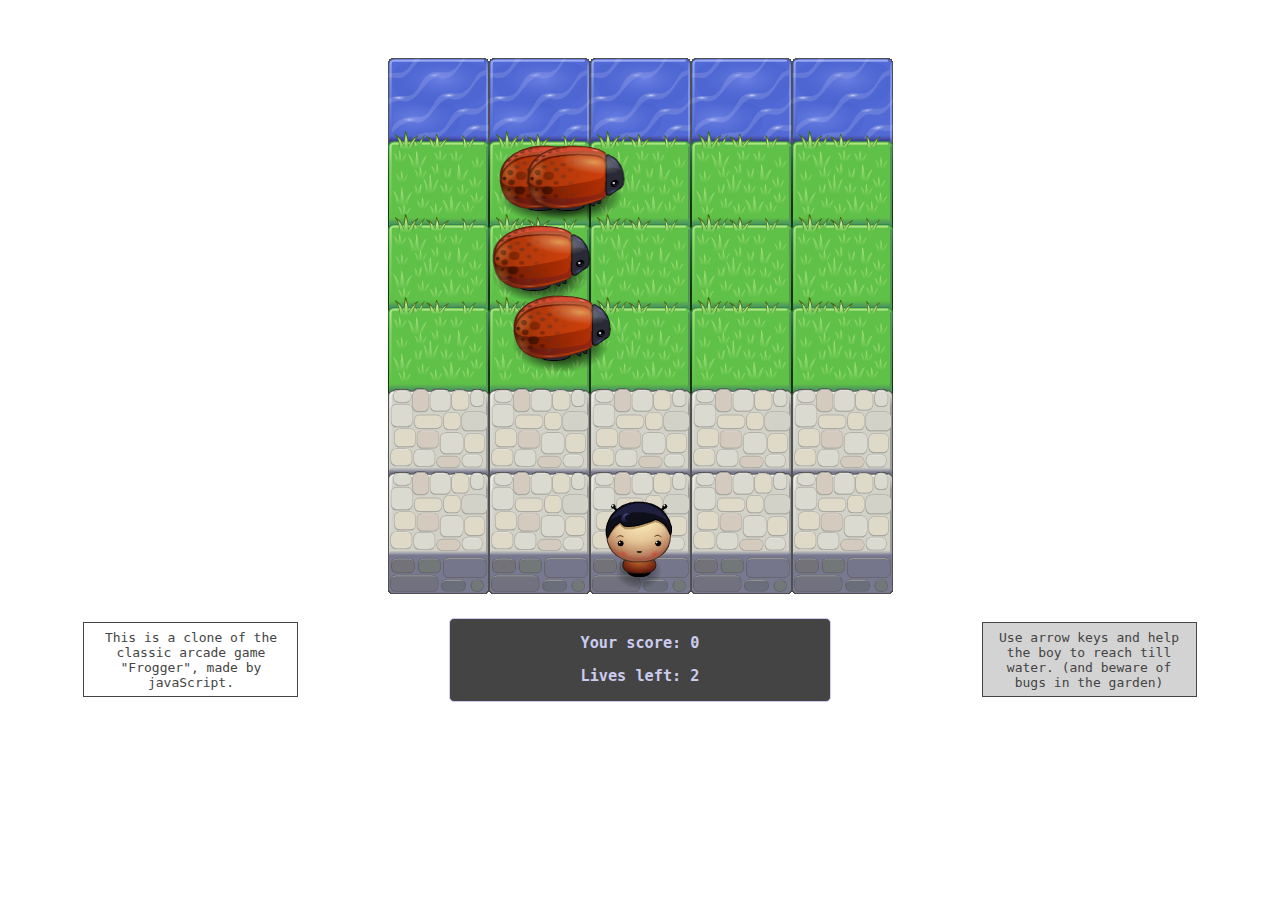
<file: P5 - Arcade game/index.html>
<!DOCTYPE html>
<html>
<head>
    <meta charset="UTF-8">
    <title>Arcade game clone</title>
    <link rel="stylesheet" href="css/style.css">
</head>
<body>
    <script src="js/resources.js"></script>
    <script src="js/app.js"></script>
    <script src="js/engine.js"></script>

	<div class="footer">
	    <div class="info">
	    	This is a clone of the classic arcade game "Frogger", made by javaScript.
	    </div>

	    <div class="scoreboard">
	    	<h3>Your score: <span id="score">0</span></h3>
			<h3>Lives left: <span id="lives">2</span></h3>
		</div>

		<div class="rules">
			Use arrow keys and help the boy to reach till water. (and beware of bugs in the garden)
		</div>
	</div>


</body>
</html>
</file>
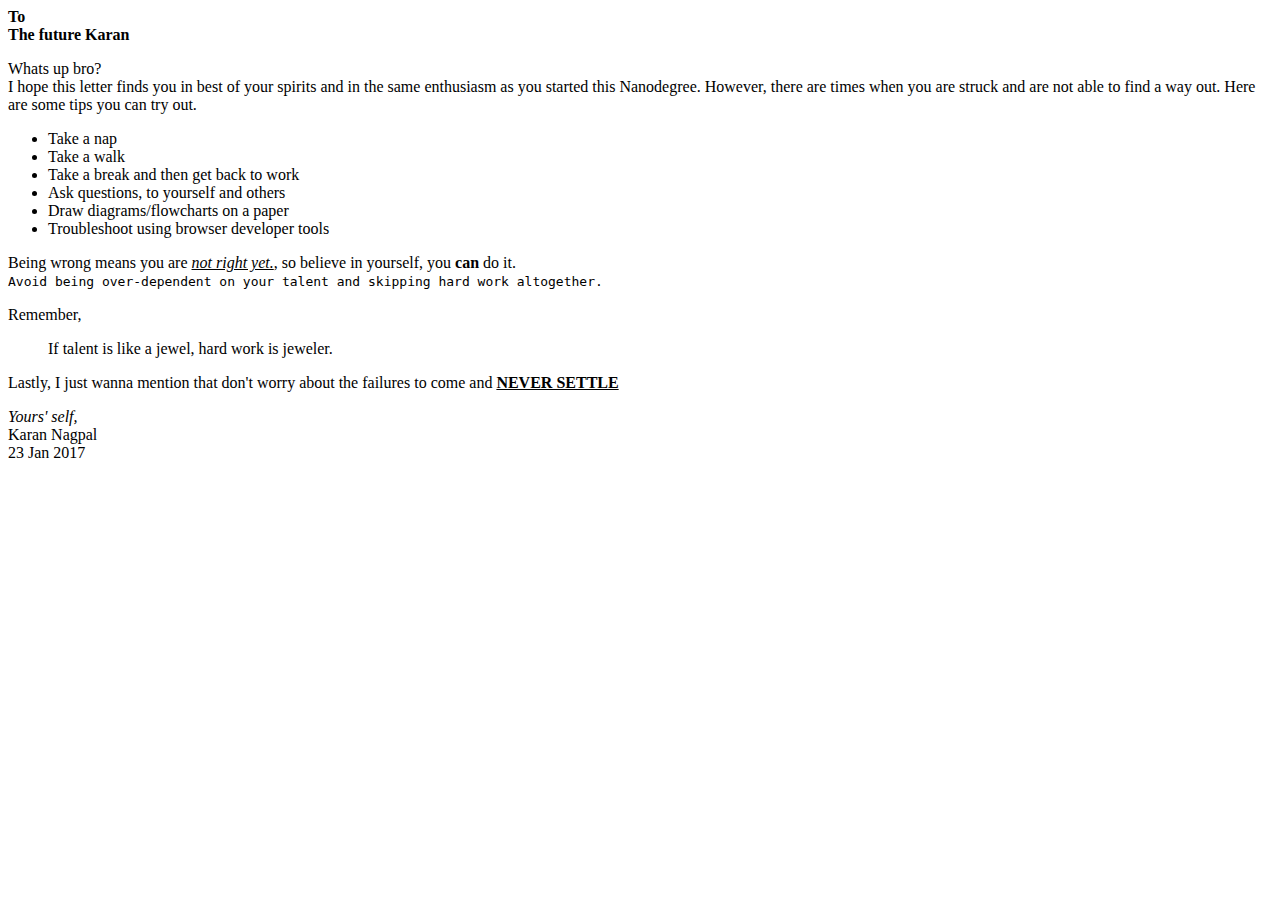
<file: P0 - Letter to future self/letter to future self.html>
<!DOCTYPE html>
<html>
<head>
	<meta charset="utf-8">
	<title>Letter to Future self</title>
</head>
<body>
	<font face="cursive">
	<b>
		To<br>The future Karan
	</b>
	<p>
		Whats up bro? <br>
		I hope this letter finds you in best of your spirits and in the same 
		enthusiasm as you started this Nanodegree.
		However, there are times when you are struck and are not able to find a 
		way out. Here are some tips you can try out.
	</p>
	<ul>
		<li>Take a nap</li>
		<li>Take a walk</li>
		<li>Take a break and then get back to work</li>
		<li>Ask questions, to yourself and others</li>
		<li>Draw diagrams/flowcharts on a paper</li>
		<li>Troubleshoot using browser developer tools</li>
	</ul>
	<p>
		Being wrong means you are <em><u>not right yet.</u></em>, so believe 
		in yourself, you <b>can</b> do it. <br>

		<code>
			Avoid being over-dependent on your talent and skipping hard work altogether.
		</code>
	</p>
	<p>
		Remember,
		<blockquote>
			If talent is like a jewel, hard work is jeweler.
		</blockquote>
	</p>
	<p>
		Lastly, I just wanna mention that don't worry about the failures to 
		come and
		<b>
			<u>
				NEVER SETTLE
			</u>
		</b>
	</p>

	<p>
		<em>Yours' self,</em>
		<br>
		Karan Nagpal
		<br>
		23 Jan 2017
	</p>
	</font>
</body>
</html>
</file>
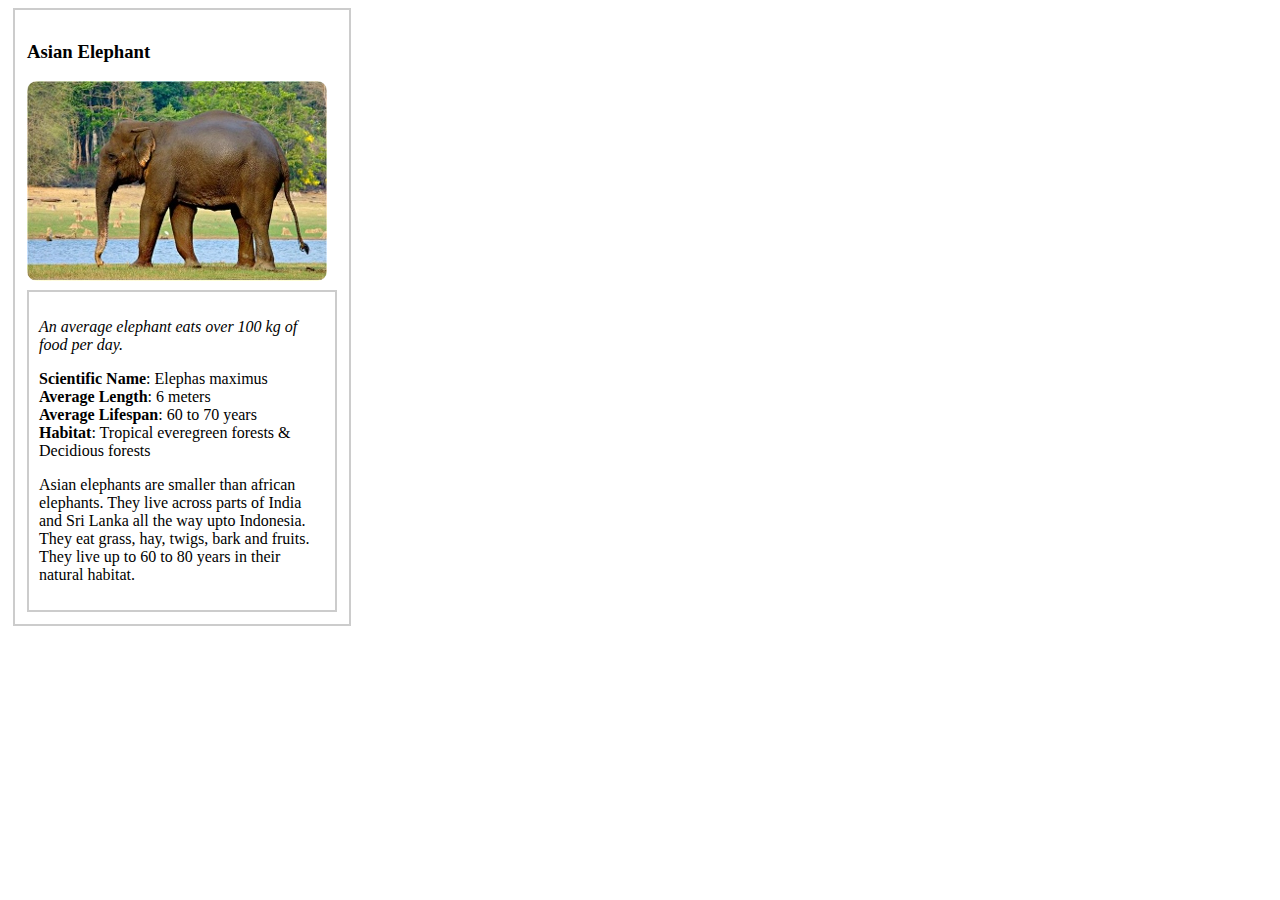
<file: P2 - Animal Trading Cards/card.html>
<!DOCTYPE html>
<html>
<head>
	<meta charset="utf-8">
	<title>Animal Trading Cards</title>
	<link rel="stylesheet" href="styles.css">
</head>
<body>
	
<div class="card">

	<!-- your favorite animal's name goes here -->
	<h3>Asian Elephant</h3>

	<!-- your favorite animal's image goes here -->
	<img src="elephant.jpg" alt="Asian Elephant" class="img">

	<div class="info">

		<!-- your favorite animal's interesting fact goes here -->
		<p class="fact">
			An average elephant eats over 100 kg of food per day.
		</p>

		<ul class="list">
			<!-- your favorite animal's list items go here -->
			<li><span class="label">Scientific Name</span>: Elephas maximus</li>
			<li><span class="label">Average Length</span>: 6 meters</li>
			<li><span class="label">Average Lifespan</span>: 60 to 70 years</li>
			<li><span class="label">Habitat</span>: Tropical everegreen forests &amp; Decidious forests</li>
		</ul>

		<!-- your favorite animal's description goes here -->
		<p class="description">
			Asian elephants are smaller than african elephants.	They live across parts of India and Sri Lanka all the way upto Indonesia. They eat grass, hay, twigs, bark and fruits. They live up to 60 to 80 years in their natural habitat.
		</p>
	</div>

</div>

</body>
</html>
</file>
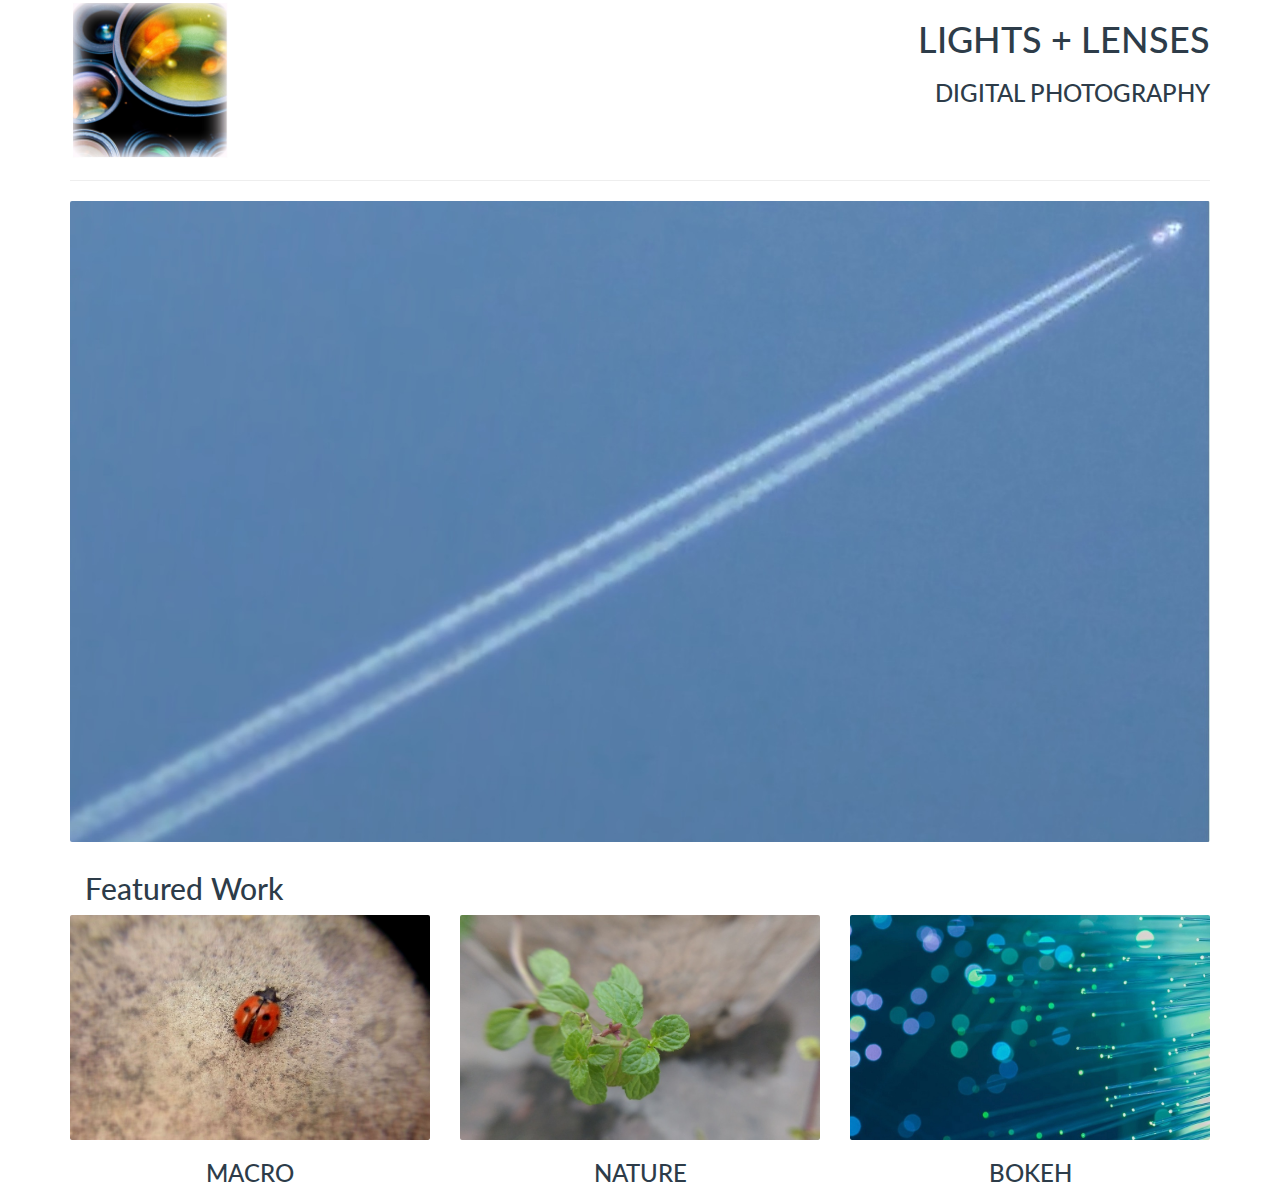
<file: P3 - Portfolio/main.html>
<!DOCTYPE html>
<html>
<head>
    <meta charset="utf-8">
    <meta name="viewport" content="width=device-width, initial-scale=1">
    <title>Portfilio v2</title>
	<link rel="stylesheet" href="https://fonts.googleapis.com/css?family=Lato:100,300">
    <link rel="stylesheet" href="css/style.css">
    <link rel="stylesheet" href="css/bootstrap.min.css">
</head>
<body>
<div class="container">

    <header class="row title-text">
        <div class="col-md-4">
            <img src="images/logo.jpg" class="logo img-responsive" alt="logo">
        </div>
        <div class="col-md-8 text-uppercase text-right">
            <h1>Lights + Lenses</h1>
            <h3>Digital Photography</h3>
        </div>
    </header>

	<hr>

    <main class="row">
        <div class="col-md-12">
            <img src="images/plane.jpg" class="img-responsive round" alt="Sky is the limit!">
        </div>
    </main>

    <p class="row dim">
        <div class="col-md-12">
            <h2>Featured Work</h2>
        </div>
    </p>

    <section class="row text-center text-uppercase">
        <figure class="col-md-4">
            <img src="images/ladybird.jpg" class="img-responsive round" alt="Little Lady">
            <h3>Macro</h3>
        </figure>
        <figure class="col-md-4">
            <img src="images/nature.jpg" class="img-responsive round" alt="Natural and Green">
            <h3>Nature</h3>
        </figure>
		<figure class="col-md-4">
            <img src="images/bokeh.jpg" class="img-responsive round" alt="Focal Blur">
            <h3>Bokeh</h3>
        </figure>
    </section>

</div>
</body>
</html>
</file>
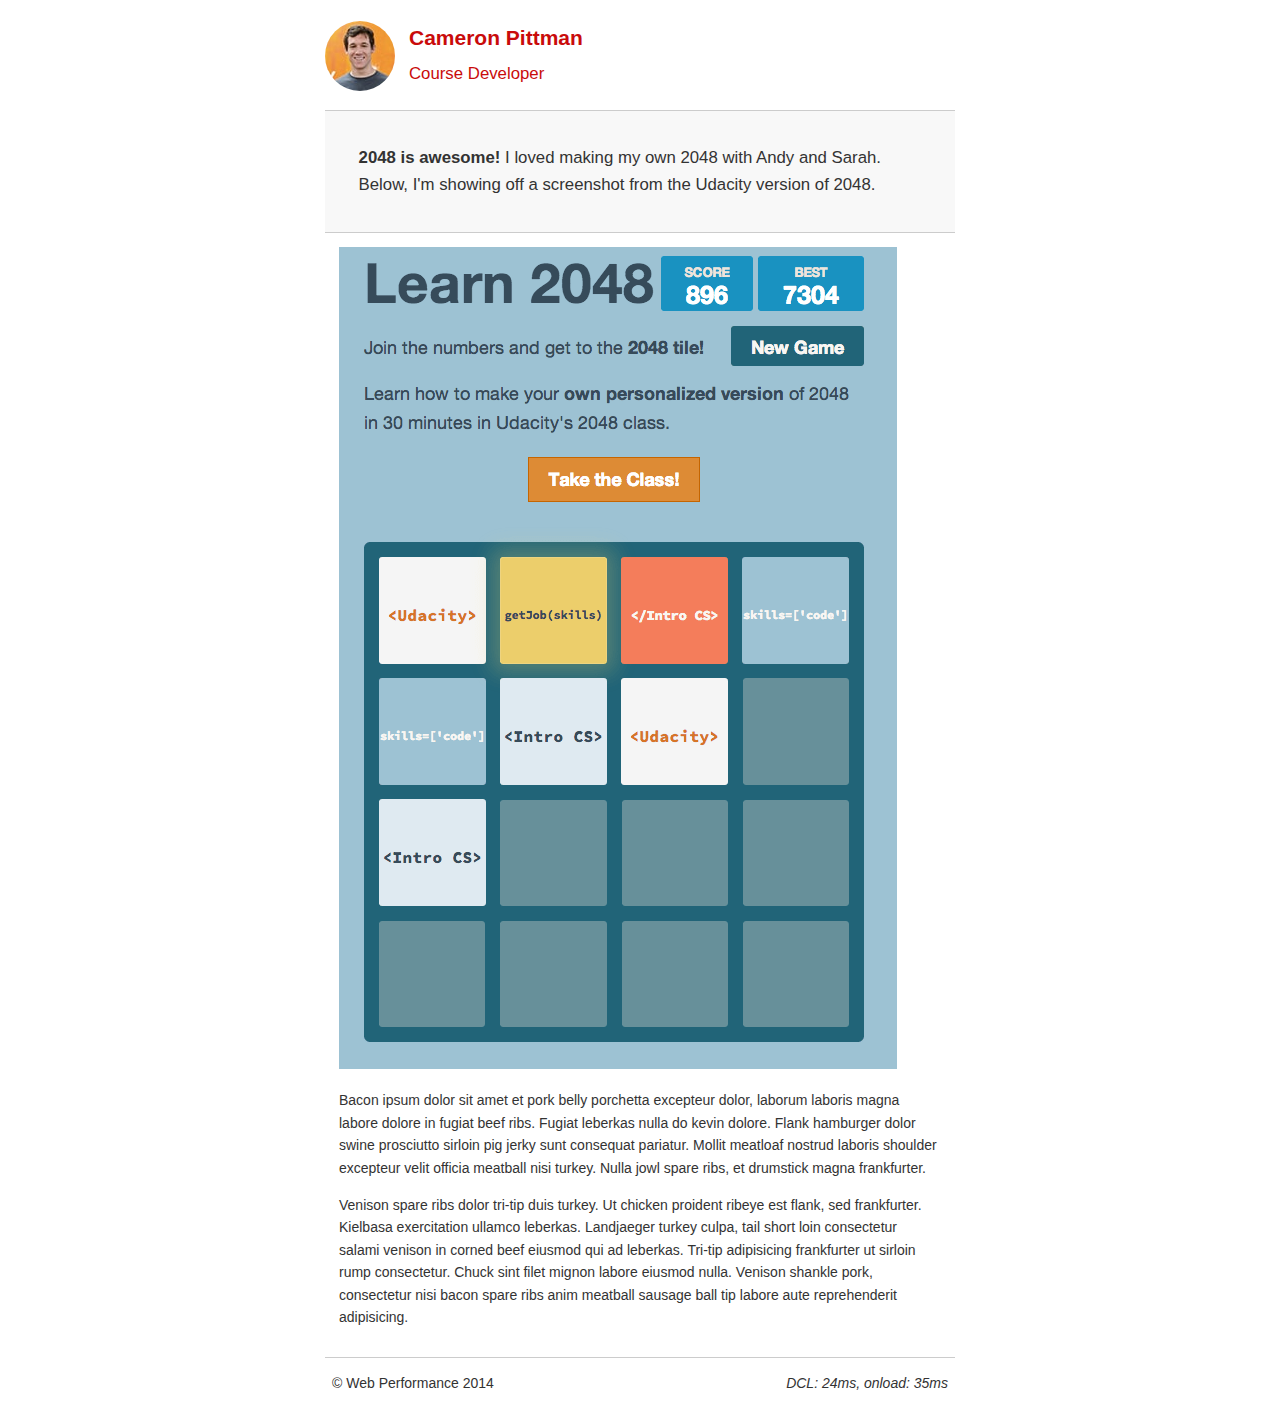
<file: P6 - Website Optimisation/project-2048.html>
<!DOCTYPE html>
<html lang="en">
  <head>
    <meta charset="utf-8">
    <meta name="viewport" content="width=device-width, initial-scale=1">
    <meta name="description" content=" FILL ME IN ">
    <meta name="author" content=" FILL ME IN ">
    <title>Cameron Pittman: Portfolio</title>

    <!-- Hmm, what is the impact of web fonts on speed? Measure it... -->
    <!-- <link href="//fonts.googleapis.com/css?family=Open+Sans:400,700" rel="stylesheet"> -->

    <link href="css/style.css" rel="stylesheet">
    <link href="css/print.css" rel="stylesheet">

    <script>
      (function(w,g){w['GoogleAnalyticsObject']=g;
      w[g]=w[g]||function(){(w[g].q=w[g].q||[]).push(arguments)};w[g].l=1*new Date();})(window,'ga');

      // Optional TODO: replace with your Google Analytics profile ID.
      ga('create', 'UA-XXXX-Y');
      ga('send', 'pageview');
    </script>
    <script async defer src="//www.google-analytics.com/analytics.js" async></script>
    <script async defer src="js/perfmatters.js" async></script>
  </head>

  <body>
    <header>
      <a href="/"><img src="img/profilepic.jpg"></a>
      <p>Cameron Pittman<br><span>Course Developer</span></p>
    </header>

    <div class="container">
      <div class="hero">
        <strong>2048 is awesome!</strong> I loved making my own 2048 with Andy and Sarah. Below, I'm showing off a screenshot from the Udacity version of 2048.
      </div>

      <div class="content">

        <img class="img-responsive" src="img/2048.png">

        <p>Bacon ipsum dolor sit amet et pork belly porchetta excepteur dolor, laborum laboris magna labore dolore in fugiat beef ribs. Fugiat leberkas nulla do kevin dolore. Flank hamburger dolor swine prosciutto sirloin pig jerky sunt consequat pariatur. Mollit meatloaf nostrud laboris shoulder excepteur velit officia meatball nisi turkey. Nulla jowl spare ribs, et drumstick magna frankfurter.</p>

        <p>Venison spare ribs dolor tri-tip duis turkey. Ut chicken proident ribeye est flank, sed frankfurter. Kielbasa exercitation ullamco leberkas. Landjaeger turkey culpa, tail short loin consectetur salami venison in corned beef eiusmod qui ad leberkas. Tri-tip adipisicing frankfurter ut sirloin rump consectetur. Chuck sint filet mignon labore eiusmod nulla. Venison shankle pork, consectetur nisi bacon spare ribs anim meatball sausage ball tip labore aute reprehenderit adipisicing.</p>

    </div>

    <footer>
      <p>&copy; Web Performance 2014 <span id="crp-stats"></span></p>
    </footer>
  </body>
</html>
</file>
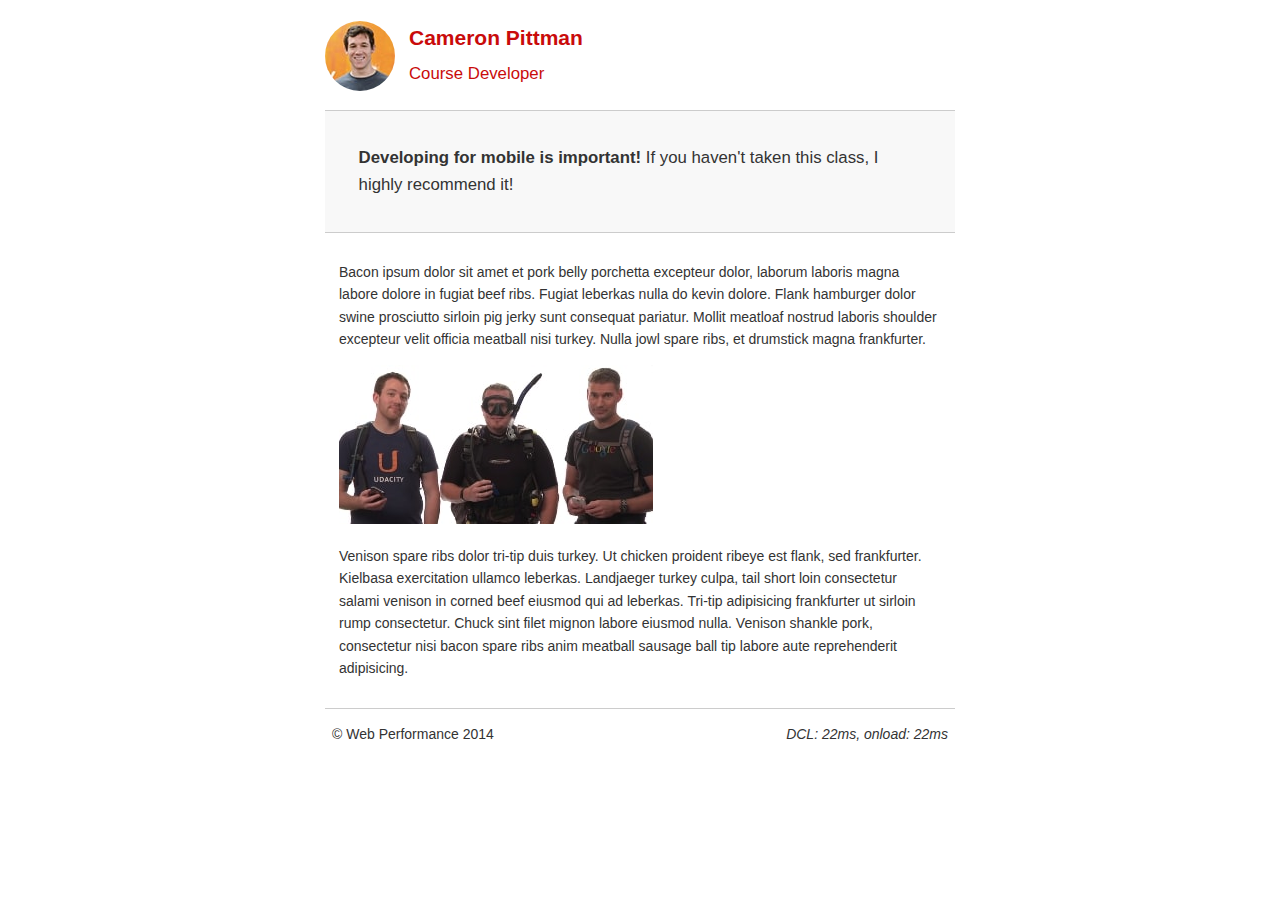
<file: P6 - Website Optimisation/project-mobile.html>
<!DOCTYPE html>
<html lang="en">
  <head>
    <meta charset="utf-8">
    <meta name="viewport" content="width=device-width, initial-scale=1">
    <meta name="description" content=" FILL ME IN ">
    <meta name="author" content=" FILL ME IN ">
    <title>Cameron Pitman: Portfolio</title>

    <!-- Hmm, what is the impact of web fonts on speed? Measure it... -->
    <!-- <link href="//fonts.googleapis.com/css?family=Open+Sans:400,700" rel="stylesheet"> -->

    <link href="css/style.css" rel="stylesheet">
    <link href="css/print.css" rel="stylesheet">

    <script>
      (function(w,g){w['GoogleAnalyticsObject']=g;
      w[g]=w[g]||function(){(w[g].q=w[g].q||[]).push(arguments)};w[g].l=1*new Date();})(window,'ga');

      // Optional TODO: replace with your Google Analytics profile ID.
      ga('create', 'UA-XXXX-Y');
      ga('send', 'pageview');
    </script>
    <script src="http://www.google-analytics.com/analytics.js"></script>
    <script async src="js/perfmatters.js"></script>
  </head>

  <body>
    <header>
      <a href="/"><img src="img/profilepic.jpg"></a>
      <p>Cameron Pittman<br><span>Course Developer</span></p>
    </header>

    <div class="container">
      <div class="hero">
        <strong>Developing for mobile is important!</strong> If you haven't taken this class, I highly recommend it!
      </div>

      <div class="content">

        <p>Bacon ipsum dolor sit amet et pork belly porchetta excepteur dolor, laborum laboris magna labore dolore in fugiat beef ribs. Fugiat leberkas nulla do kevin dolore. Flank hamburger dolor swine prosciutto sirloin pig jerky sunt consequat pariatur. Mollit meatloaf nostrud laboris shoulder excepteur velit officia meatball nisi turkey. Nulla jowl spare ribs, et drumstick magna frankfurter.</p>

        <img src="img/mobilewebdev.jpg">

        <p>Venison spare ribs dolor tri-tip duis turkey. Ut chicken proident ribeye est flank, sed frankfurter. Kielbasa exercitation ullamco leberkas. Landjaeger turkey culpa, tail short loin consectetur salami venison in corned beef eiusmod qui ad leberkas. Tri-tip adipisicing frankfurter ut sirloin rump consectetur. Chuck sint filet mignon labore eiusmod nulla. Venison shankle pork, consectetur nisi bacon spare ribs anim meatball sausage ball tip labore aute reprehenderit adipisicing.</p>

    </div>

    <footer>
      <p>&copy; Web Performance 2014 <span id="crp-stats"></span></p>
    </footer>
  </body>
</html>
</file>
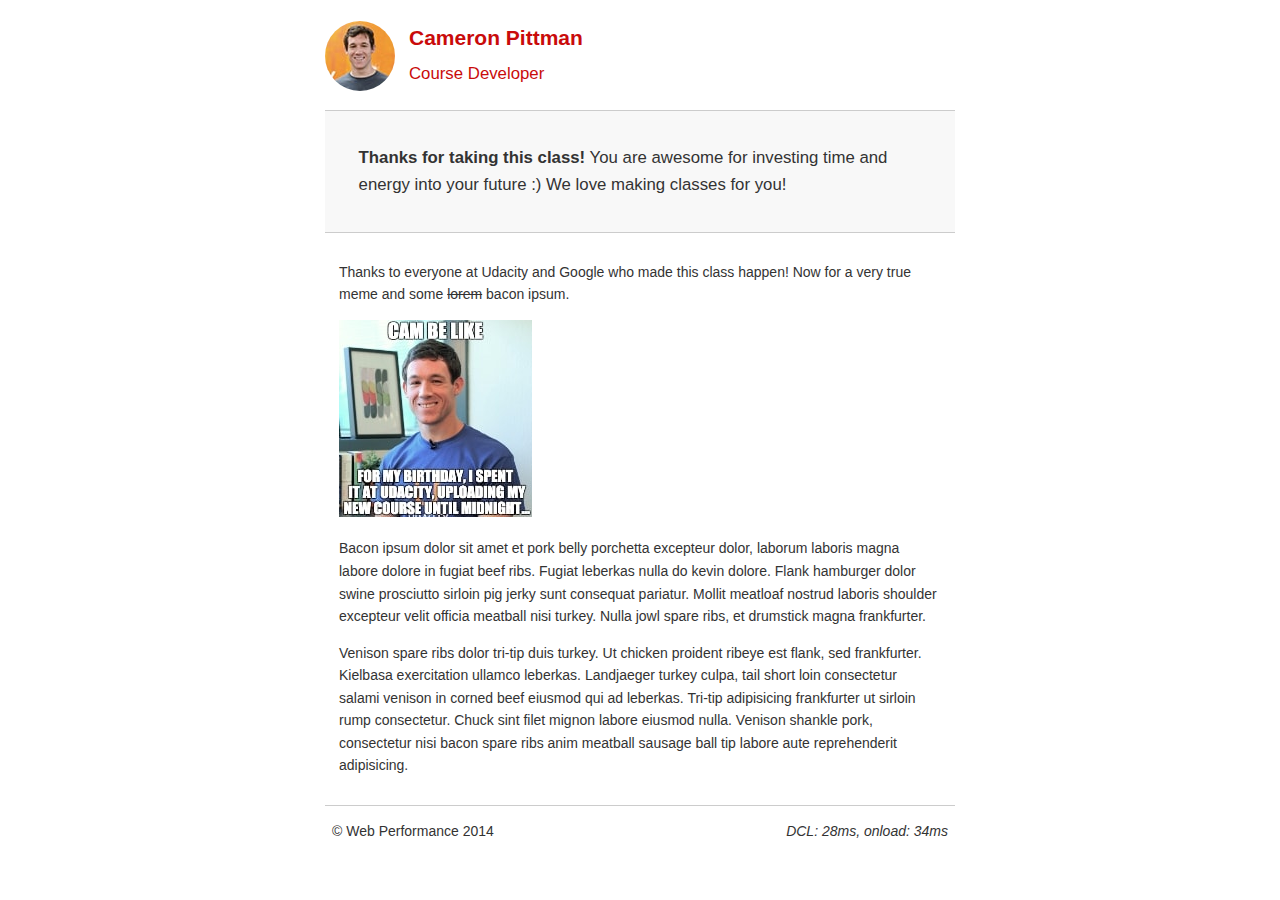
<file: P6 - Website Optimisation/project-webperf.html>
<!DOCTYPE html>
<html lang="en">
  <head>
    <meta charset="utf-8">
    <meta name="viewport" content="width=device-width, initial-scale=1">
    <meta name="description" content=" FILL ME IN ">
    <meta name="author" content=" FILL ME IN ">
    <title>Cameron Pittman: Portfolio</title>

    <!-- Hmm, what is the impact of web fonts on speed? Measure it... -->
    <!-- <link href="//fonts.googleapis.com/css?family=Open+Sans:400,700" rel="stylesheet"> -->

    <link href="css/style.css" rel="stylesheet">
    <link href="css/print.css" rel="stylesheet">

    <script>
      (function(w,g){w['GoogleAnalyticsObject']=g;
      w[g]=w[g]||function(){(w[g].q=w[g].q||[]).push(arguments)};w[g].l=1*new Date();})(window,'ga');

      // Optional TODO: replace with your Google Analytics profile ID.
      ga('create', 'UA-XXXX-Y');
      ga('send', 'pageview');
    </script>
    <script src="http://www.google-analytics.com/analytics.js"></script>
    <script async src="js/perfmatters.js"></script>
  </head>

  <body>
    <header>
      <a href="/"><img src="img/profilepic.jpg"></a>
      <p>Cameron Pittman<br><span>Course Developer</span></p>
    </header>

    <div class="container">
      <div class="hero">
        <strong>Thanks for taking this class!</strong> You are awesome for investing time and energy into your future :) We love making classes for you!
      </div>

      <div class="content">

        <p>Thanks to everyone at Udacity and Google who made this class happen! Now for a very true meme and some <strike>lorem</strike> bacon ipsum.</p>

        <img src="img/cam_be_like.jpg">

        <p>Bacon ipsum dolor sit amet et pork belly porchetta excepteur dolor, laborum laboris magna labore dolore in fugiat beef ribs. Fugiat leberkas nulla do kevin dolore. Flank hamburger dolor swine prosciutto sirloin pig jerky sunt consequat pariatur. Mollit meatloaf nostrud laboris shoulder excepteur velit officia meatball nisi turkey. Nulla jowl spare ribs, et drumstick magna frankfurter.</p>

        <p>Venison spare ribs dolor tri-tip duis turkey. Ut chicken proident ribeye est flank, sed frankfurter. Kielbasa exercitation ullamco leberkas. Landjaeger turkey culpa, tail short loin consectetur salami venison in corned beef eiusmod qui ad leberkas. Tri-tip adipisicing frankfurter ut sirloin rump consectetur. Chuck sint filet mignon labore eiusmod nulla. Venison shankle pork, consectetur nisi bacon spare ribs anim meatball sausage ball tip labore aute reprehenderit adipisicing.</p>

    </div>

    <footer>
      <p>&copy; Web Performance 2014 <span id="crp-stats"></span></p>
    </footer>
  </body>
</html>
</file>
<file: P5 - Arcade game/css/style.css>
body {
    text-align: center;
    align-content: center;
}

.footer {
	font-family: monospace;
	font-weight: 100;
	display: flex;
}

.scoreboard {
	color: #cce;
	border-radius: 5px;
	border: solid 1px;
	width: 30%;
	min-width: 200px;
	margin: auto;
	background-color: #444;
}

.rules {
	margin: auto;
	width: 15%;
	padding: 0.5em;
	min-width: 200px;
	background-color: lightgrey;
	border: solid 1px;
	color: #444;
}

.info {
	margin: auto;
	padding: 0.5em;
	width: 15%;
	min-width: 200px;
	border: solid 1px;
	color: #444;
}
</file>
<file: P2 - Animal Trading Cards/styles.css>
.card
{
  border: solid 2px #ccc;
  margin: 5px;
  padding: 12px;
  width: 310px;
}

.img
{
  border-radius: 10px;
}


.info
{
  border: solid 2px #ccc;
  margin-top: 5px;
  padding: 10px;
}

.fact
{
  font-style: italic;
}

.list
{
  list-style-type: none;
  padding: 0;
}


.label
{
  font-weight: bold;
}
</file>
<file: P3 - Portfolio/css/style.css>
* {
    font-family: 'Lato', sans-serif;
    font-weight: 300;
    color: #2d3c49;
}

.logo
{
    width: 160px;
    height: auto;
    padding: 2px;
}

.round
{
    border-radius: 2px;
}

h1
{
    font-size: 42px;
}

.title-text
{
    font-weight: 100;
}

.dim
{
    color: #7d97ad;
}
</file>
<file: P6 - Website Optimisation/css/style.css>
.hero,footer{border-top:1px solid #ccc}footer span,li p{font-style:italic}html{font-size:100%;overflow-y:scroll;-webkit-tap-highlight-color:transparent;-ms-text-size-adjust:100%;-webkit-text-size-adjust:none}body{margin:0;font-size:14px;line-height:1.61;font-weight:400;background:#fff}b,header p,strong{font-weight:700}body,button,input,select,textarea{font-family:'Open Sans',sans-serif;color:#333}a{color:#12C}a:visited{color:#61C}a:focus{outline:dotted thin}a:active,a:hover{color:#c00;outline:0}code,pre{font-family:monospace,monospace;font-size:1em}ol,ul{margin:1em 0;padding:0 0 0 20px}img{border:0;max-width:100%}.container,footer,header{max-width:45em;margin:0 auto}header{padding:0 .5em;color:#C90B0B}header img{border-radius:40px;float:left}header p{font-size:1.5em;padding-left:4em}header p span{font-size:.8em;font-weight:400}.hero{padding:2em;background-color:#f8f8f8;font-size:1.2em;border-bottom:1px solid #ccc}.content{padding:1em}.content li{list-style-type:none;font-size:1.1em}li img{float:left;padding-right:1em}li p{font-size:.9em}footer{padding:0 .5em}footer span{float:right}@media only screen and (max-width:480px){body{font-size:12px}header p{padding-left:4.5em}}
</file>
<file: P6 - Website Optimisation/css/print.css>
@media print{*{background:transparent!important;color:#000!important;text-shadow:none!important;filter:none!important;-ms-filter:none!important;}a,a:visited{color:#444!important;text-decoration:underline;}a[href]:after{content:"("attr(href)")";}tr,img{page-break-inside: avoid;}img{max-width:100%!important;}@page{margin:0.5cm;}p,h2,h3{orphans:3;widows:3;}h2,h3{page-break-after:avoid;}}
</file>
